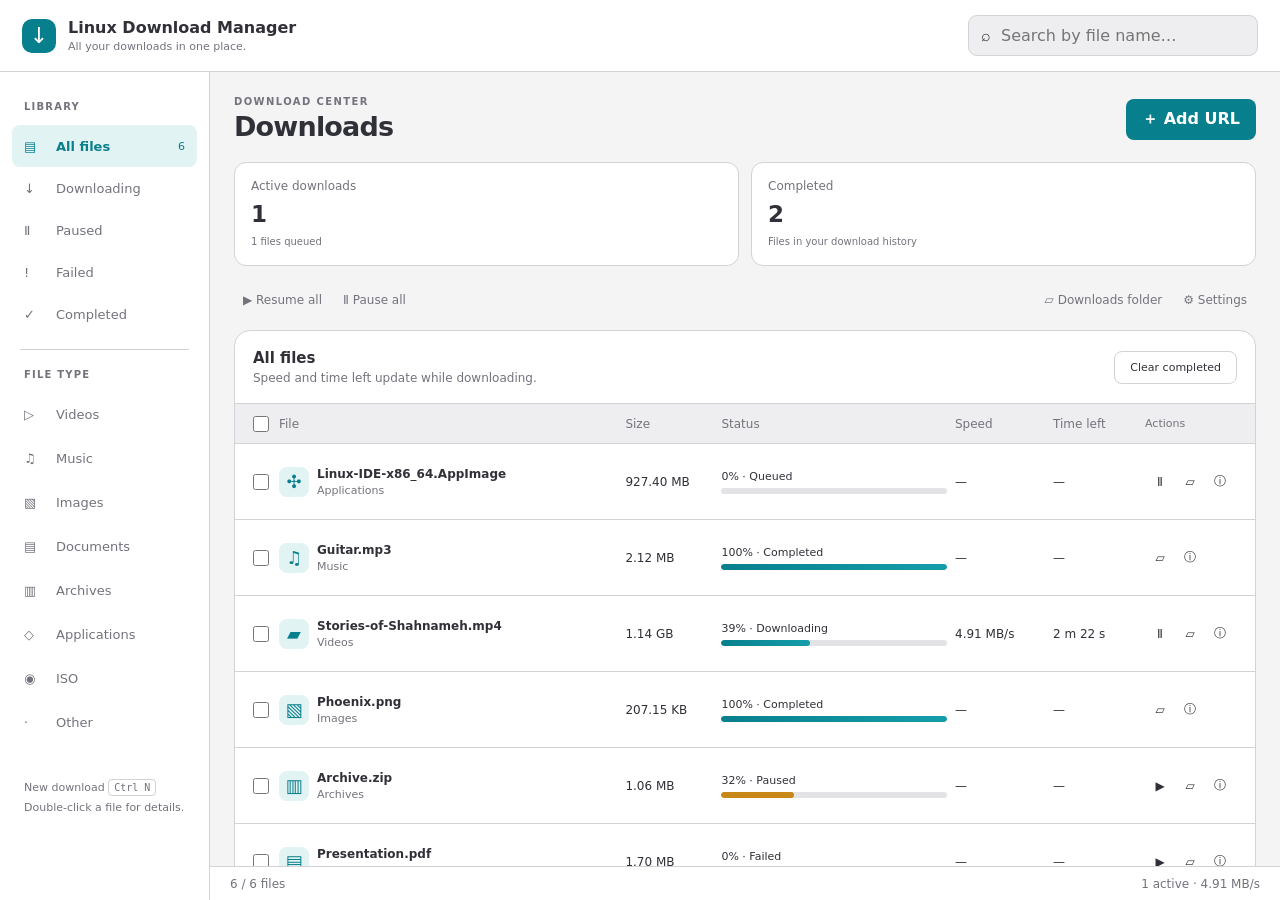
<file: ui/index.html>
<!doctype html>
<html lang="en">
<head>
  <meta charset="UTF-8"><meta name="viewport" content="width=device-width,initial-scale=1">
  <title>Linux Download Manager</title><link rel="stylesheet" href="styles.css">
</head>
<body class="main-page">
<div class="app-shell">
  <header class="titlebar">
    <div class="brand"><span class="brand-mark" aria-hidden="true">↓</span><div><strong>Linux Download Manager</strong><small>All your downloads in one place.</small></div></div>
    <label class="search"><span aria-hidden="true">⌕</span><input id="search-input" type="search" placeholder="Search by file name…" aria-label="Search downloads"></label>
  </header>
  <aside class="sidebar" aria-label="Download categories">
    <p class="sidebar-label">LIBRARY</p>
    <button class="category active" data-filter="all"><span>▤</span><strong>All files</strong><em id="count-all">0</em></button>
    <button class="category" data-filter="active"><span>↓</span>Downloading</button>
    <button class="category" data-filter="paused"><span>Ⅱ</span>Paused</button>
    <button class="category" data-filter="failed"><span>!</span>Failed</button>
    <button class="category" data-filter="finished"><span>✓</span>Completed</button>
    <div class="sidebar-divider"></div><p class="sidebar-label">FILE TYPE</p>
    <div class="category-group" id="category-list">
      <button class="category" data-filter="video"><span>▷</span>Videos</button>
      <button class="category" data-filter="music"><span>♫</span>Music</button>
      <button class="category" data-filter="image"><span>▧</span>Images</button>
      <button class="category" data-filter="document"><span>▤</span>Documents</button>
      <button class="category" data-filter="compressed"><span>▥</span>Archives</button>
      <button class="category" data-filter="apps"><span>◇</span>Applications</button>
      <button class="category" data-filter="iso"><span>◉</span>ISO</button>
      <button class="category" data-filter="other"><span>·</span>Other</button>
    </div>
    <p class="sidebar-hint">New download <kbd>Ctrl N</kbd><br>Double-click a file for details.</p>
  </aside>
  <main class="workspace">
    <div class="page-heading"><div><p class="eyebrow">DOWNLOAD CENTER</p><h1>Downloads</h1></div><button id="add-url" class="button primary">＋ Add URL</button></div>
    <section class="overview" aria-label="Download overview">
      <div class="stat"><span>Active downloads</span><strong id="stat-active">0</strong><small id="stat-waiting">Queue is empty</small></div>
      <div class="stat"><span>Completed</span><strong id="stat-completed">0</strong><small>Files in your download history</small></div>
    </section>
    <nav class="toolbar" aria-label="Download actions">
      <button id="start-queue" class="tool">▶ Resume all</button>
      <button id="stop-all" class="tool">Ⅱ Pause all</button>
      <span class="toolbar-spacer"></span>
      <button id="open-folder" class="tool">▱ Downloads folder</button>
      <button id="toggle-settings" class="tool" aria-expanded="false" aria-controls="settings-panel">⚙ Settings</button>
    </nav>
    <section id="settings-panel" class="settings-panel" hidden aria-labelledby="settings-heading">
      <div><h2 id="settings-heading">Download settings</h2><p>Defaults for new downloads.</p></div>
      <label>Concurrent downloads<input id="settings-max-concurrent" type="number" min="1" max="10" required></label>
      <label>Download speed<select id="settings-speed-mode"><option value="unlimited">Unlimited — maximum available speed</option><option value="limited">Limit download speed</option></select></label>
      <label>Speed limit<input id="settings-bandwidth-limit" type="number" min="0.001" step="any" value="100" required disabled></label>
      <label>Speed unit<select id="settings-speed-unit" disabled><option value="mbps">Mbps (internet connection)</option><option value="mbs">MB/s</option><option value="kibs">KiB/s</option></select></label>
      <p class="settings-note" id="settings-speed-hint">Unlimited mode applies no LDM speed cap. Actual speed depends on your connection and the server.</p>
      <p class="settings-note">The limit applies per file to new downloads; all connections for that file share the limit. 1000 Mbps ≈ 125 MB/s.</p>
      <label class="settings-toggle">Start LDM when I sign in<input id="settings-start-on-login" type="checkbox"></label>
      <label class="settings-toggle">Desktop notifications<input id="settings-desktop-notifications" type="checkbox"></label>
      <label>Connections per file<select id="settings-connections"><option value="0">Automatic (2–4)</option><option value="1">1 connection</option><option value="2">2 connections</option><option value="3">3 connections</option><option value="4">4 connections</option><option value="5">5 connections</option><option value="6">6 connections</option><option value="7">7 connections</option><option value="8">8 connections</option><option value="9">9 connections</option><option value="10">10 connections</option><option value="11">11 connections</option><option value="12">12 connections</option><option value="13">13 connections</option><option value="14">14 connections</option><option value="15">15 connections</option><option value="16">16 connections</option></select></label>
      <label class="settings-toggle">Show video quality menu before downloading<input id="settings-quality-menu" type="checkbox"></label>
      <p class="settings-note">Off: the browser video button downloads the best available quality immediately. On: choose quality or audio before downloading.</p>
      <label>Maximum video resolution<select id="settings-height"><option value="0">Best available</option><option value="360">360p</option><option value="480">480p</option><option value="720">720p</option><option value="1080">1080p</option><option value="1440">1440p</option><option value="2160">2160p</option><option value="4320">4320p</option></select></label>
      <label>Video / audio output<select id="settings-container"><option value="mp4">MP4 video</option><option value="mkv">MKV video</option><option value="mov">MOV video</option><option value="webm">WebM video</option><option value="mp3">MP3 audio</option><option value="m4a">M4A audio</option></select></label>
      <label class="settings-toggle">Open details when a download starts<input id="settings-show-detail" type="checkbox"></label>
      <label class="settings-toggle">Close details on successful completion<input id="settings-auto-close" type="checkbox"></label>
      <div class="capture-settings"><h2>Supported file types</h2>
<label class="settings-toggle"><input id="capture-enabled" type="checkbox"> Automatically download these file types with LDM</label>
<label for="capture-types">File extensions (separate with spaces or commas)</label><textarea id="capture-types" rows="4" maxlength="6500" spellcheck="false"></textarea>
<button id="capture-default" class="button" type="button">Default</button>
<label for="capture-excluded">Do not automatically download from these sites / addresses</label><textarea id="capture-excluded" rows="3" maxlength="12000" spellcheck="false" placeholder="e.g. *.example.com or https://example.com/files/*"></textarea>
<button id="capture-excluded-default" class="button" type="button">Default</button><p>The browser extension uses this list. Browser downloads are cancelled only after LDM accepts them.</p>
<button id="capture-save" class="button primary" type="button">Save file types</button><span id="capture-status" role="status"></span></div>
<p class="settings-note">Video preferences apply to page/stream downloads. Direct files keep their original format.</p>
      <button id="save-settings" class="button primary">Save</button>
    </section>
    <section class="download-surface" aria-label="Download list">
      <div class="table-caption"><div><h2 id="view-description">All files</h2><p id="list-description">Speed and time left update while downloading.</p></div><button id="clear-completed" class="button quiet" title="Removes history entries only; downloaded files are kept.">Clear completed</button></div>
      <div id="notice" class="notice" hidden role="status"></div>
      <div id="selection-bar" class="selection-bar" hidden><strong id="selected-count">0 selected</strong><button id="resume-selected" class="button">▶ Resume</button><button id="pause-selected" class="button">Ⅱ Pause</button><button id="cancel-selected" class="button">Cancel download</button><button id="delete-selected" class="button danger" title="Delete selected files and remove them from the list">Delete files</button><button id="clear-selection" class="button quiet">Clear selection</button></div>
      <div class="download-table" role="table" aria-label="Downloads">
        <div class="download-row table-head" role="row"><div role="columnheader"><input id="select-all" type="checkbox" aria-label="Select all visible files"></div><div role="columnheader"><button class="sort-button" data-sort="fileName" aria-label="Sort by File">File <span class="sort-arrow"></span></button></div><div role="columnheader"><button class="sort-button" data-sort="totalBytes" aria-label="Sort by Size">Size <span class="sort-arrow"></span></button></div><div role="columnheader"><button class="sort-button" data-sort="status" aria-label="Sort by Status">Status <span class="sort-arrow"></span></button></div><div role="columnheader"><button class="sort-button" data-sort="speedBytesPerSecond" aria-label="Sort by Speed">Speed <span class="sort-arrow"></span></button></div><div role="columnheader"><button class="sort-button" data-sort="etaSeconds" aria-label="Sort by Time left">Time left <span class="sort-arrow"></span></button></div><span role="columnheader">Actions</span></div>
        <div id="download-rows" class="table-body" role="rowgroup"></div>
      </div>
      <div id="empty-state" class="empty-state" hidden><span>↓</span><h2>No files in this view</h2><p>Add a URL or change the filter.</p><button class="button primary" data-open-add>Add URL</button></div>
    </section>
  </main>
  <footer class="statusbar"><span id="selection-summary">0 files</span><span id="queue-summary">Ready</span></footer>
</div>
<script type="module" src="main.js"></script>
</body></html>
</file>
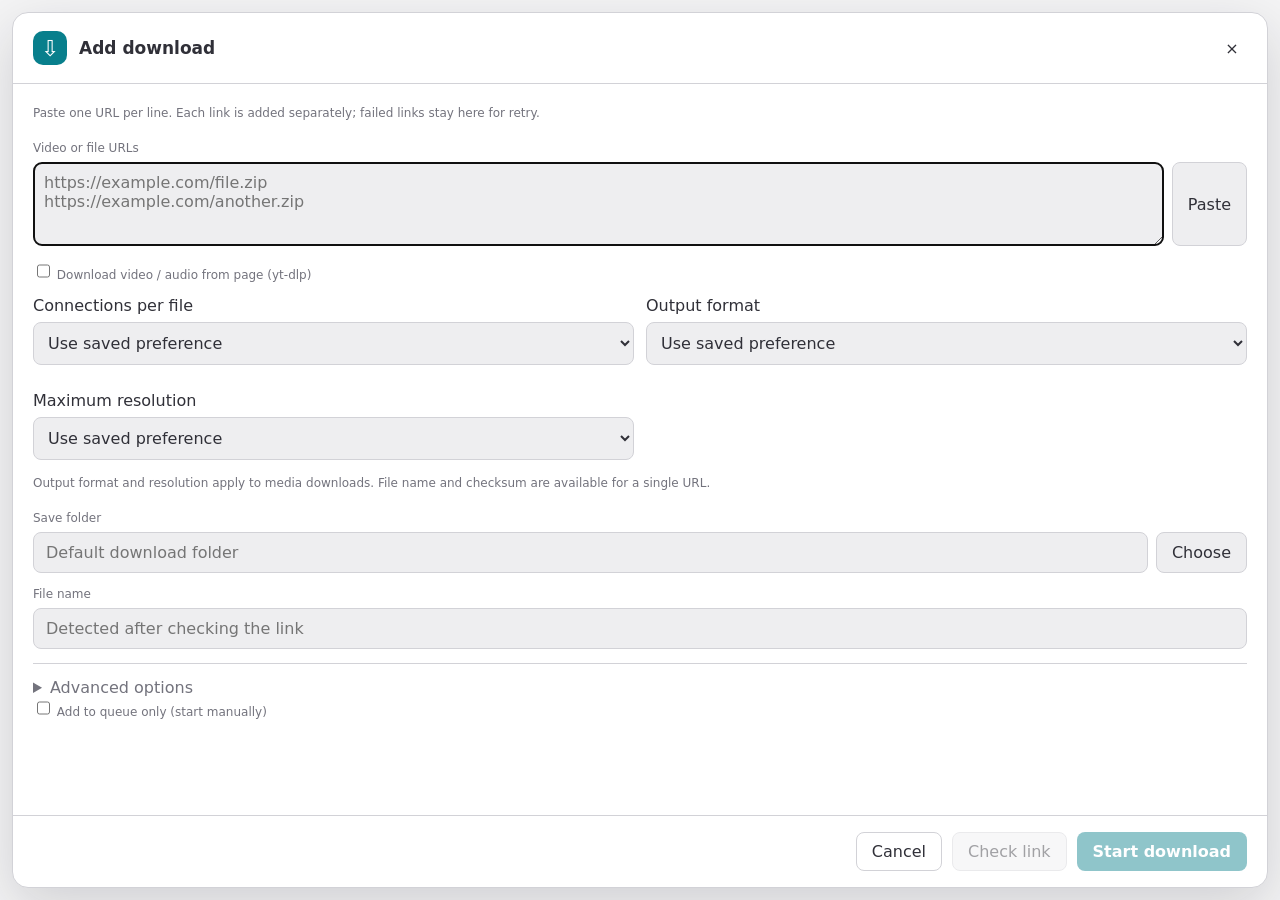
<file: ui/add-download.html>
<!doctype html><html lang="en"><head><meta charset="UTF-8"><meta name="viewport" content="width=device-width,initial-scale=1"><title>Add download</title><link rel="stylesheet" href="styles.css"></head><body class="dialog-page"><main class="dialog-card"><header class="dialog-header"><div class="brand"><span class="brand-mark">⇩</span><h1>Add download</h1></div><button id="close" class="icon-button" aria-label="Close">×</button></header><section class="dialog-body"><p class="dialog-hint">Paste one URL per line. Each link is added separately; failed links stay here for retry.</p><div id="add-notice" class="notice" hidden role="status"></div><div class="field"><label for="url">Video or file URLs</label><div class="input-action"><textarea id="url" rows="3" placeholder="https://example.com/file.zip&#10;https://example.com/another.zip" autofocus></textarea><button id="paste" class="button" title="Paste from clipboard">Paste</button></div></div><div class="field"><label><input id="as-video" type="checkbox"> Download video / audio from page (yt-dlp)</label></div>
<div class="advanced-grid"><label class="field">Connections per file<select id="connections"><option value="">Use saved preference</option><option value="0">Automatic (2–4)</option><option value="1">1 connection</option><option value="2">2 connections</option><option value="3">3 connections</option><option value="4">4 connections</option><option value="5">5 connections</option><option value="6">6 connections</option><option value="7">7 connections</option><option value="8">8 connections</option><option value="9">9 connections</option><option value="10">10 connections</option><option value="11">11 connections</option><option value="12">12 connections</option><option value="13">13 connections</option><option value="14">14 connections</option><option value="15">15 connections</option><option value="16">16 connections</option></select></label><label class="field">Output format<select id="container"><option value="">Use saved preference</option><option value="mp4">MP4 video</option><option value="mkv">MKV video</option><option value="mov">MOV video</option><option value="webm">WebM video</option><option value="mp3">MP3 audio</option><option value="m4a">M4A audio</option></select></label><label class="field">Maximum resolution<select id="height"><option value="">Use saved preference</option><option value="0">Best available</option><option value="360">360p</option><option value="480">480p</option><option value="720">720p</option><option value="1080">1080p</option><option value="1440">1440p</option><option value="2160">2160p</option><option value="4320">4320p</option></select></label></div>
<p class="dialog-hint">Output format and resolution apply to media downloads. File name and checksum are available for a single URL.</p>
<div class="field"><label for="save-dir">Save folder</label><div class="input-action"><input id="save-dir" type="text" placeholder="Default download folder"><button id="choose-dir" class="button">Choose</button></div></div><div class="field"><label for="file-name">File name</label><input id="file-name" type="text" placeholder="Detected after checking the link"></div><dl id="metadata" class="metadata-summary" hidden><dt>Size</dt><dd id="meta-size">—</dd><dt>Type</dt><dd id="meta-type">—</dd><dt>Resume support</dt><dd id="meta-resume">—</dd></dl><div id="batch-results" class="batch-results" hidden role="status"></div><details class="advanced"><summary>Advanced options</summary><div class="advanced-grid"><div class="field"><label for="checksum">SHA-256 checksum</label><input id="checksum" type="text" placeholder="Optional"></div><div class="field"><label for="bandwidth">Speed limit (KB/s)</label><input id="bandwidth" type="number" min="0" placeholder="Unlimited"></div><div class="field"><label for="schedule">Scheduled time</label><input id="schedule" type="datetime-local"></div></div></details><div class="field"><label><input id="enqueue-only" type="checkbox"> Add to queue only (start manually)</label></div></section><footer class="dialog-actions"><button id="cancel" class="button quiet">Cancel</button><button id="inspect" class="button">Check link</button><button id="download" class="button primary" disabled>Start download</button></footer></main><script type="module" src="add-download.js"></script></body></html>
</file>
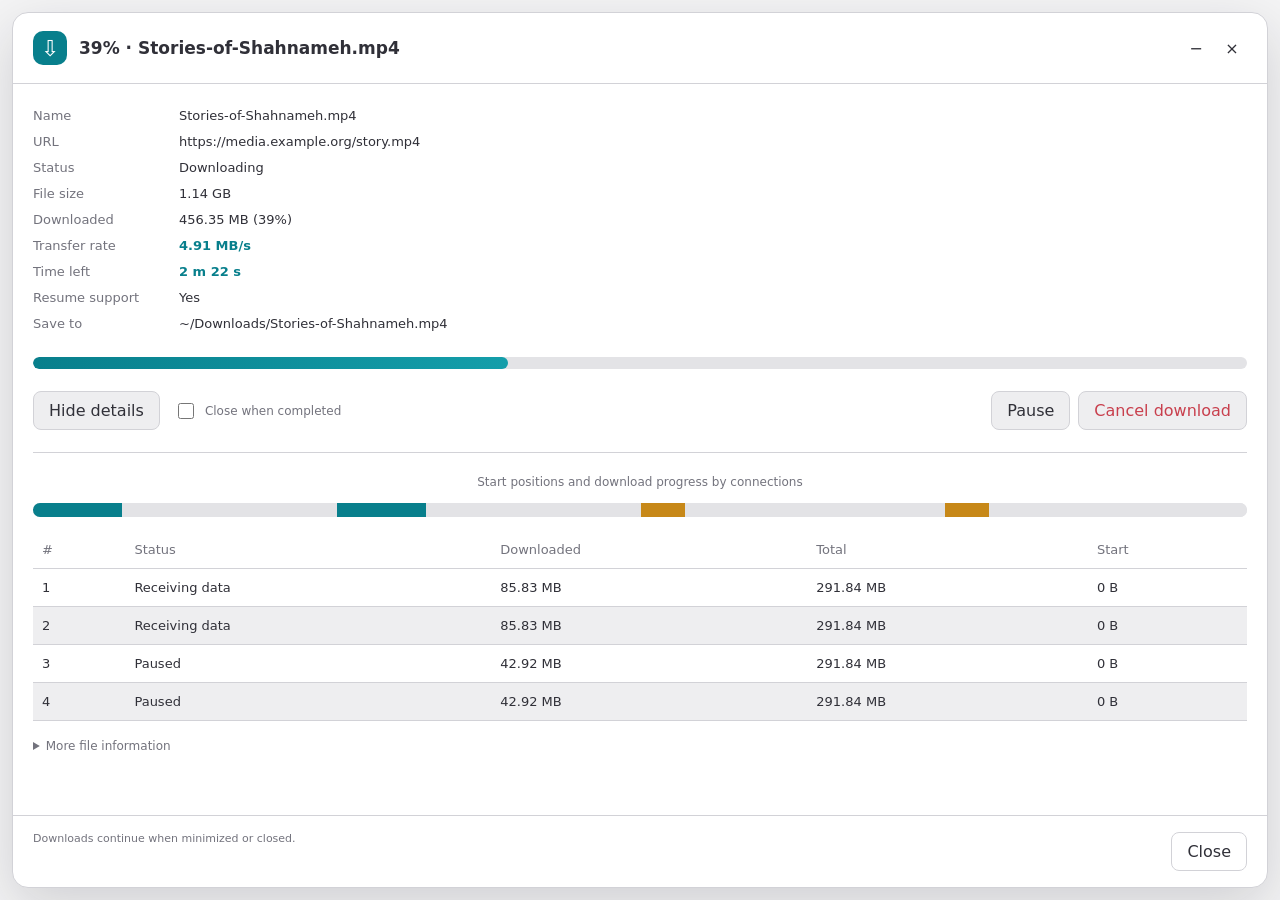
<file: ui/download-detail.html>
<!doctype html>
<html lang="en"><head><meta charset="UTF-8"><meta name="viewport" content="width=device-width,initial-scale=1"><title>Download details</title><link rel="stylesheet" href="styles.css"><link rel="stylesheet" href="download-detail.css"></head>
<body class="dialog-page"><main class="dialog-card">
<header class="dialog-header"><div class="brand"><span class="brand-mark">⇩</span><h1 id="detail-title">Download details</h1></div><div class="window-actions"><button id="minimize" class="icon-button" aria-label="Minimize" title="Minimize — download continues">−</button><button id="close" class="icon-button" aria-label="Close" title="Close window — download continues">×</button></div></header>
<section class="dialog-body"><div id="detail-notice" class="notice" hidden role="status"></div>
<dl class="detail-summary"><dt>Name</dt><dd id="d-name">—</dd><dt>URL</dt><dd id="d-url">—</dd><dt>Status</dt><dd id="d-status">—</dd><dt>File size</dt><dd id="d-size">—</dd><dt>Downloaded</dt><dd><span id="d-downloaded">—</span> (<span id="progress-label">0%</span>)</dd><dt>Transfer rate</dt><dd id="d-speed">—</dd><dt>Time left</dt><dd id="d-eta">—</dd><dt>Resume support</dt><dd id="d-resume">—</dd><dt>Save to</dt><dd id="d-path">—</dd></dl>
<div class="progress hero-progress" role="progressbar" aria-label="Download progress" aria-valuemin="0" aria-valuemax="100"><i id="detail-progress"></i></div>
<div class="detail-controls"><button id="toggle-details" class="button" aria-expanded="true" aria-controls="connection-details">Hide details</button><label class="detail-auto-close"><input id="auto-close-detail" type="checkbox"> Close when completed</label><div class="transfer-actions"><button id="pause-resume" class="button">Pause</button><button id="cancel-download" class="button danger">Cancel download</button></div></div>
<section id="connection-details"><p id="connection-caption" class="connection-caption">Start positions and download progress by connections</p><div id="media-transfer" class="dialog-hint" hidden><strong id="media-mode"></strong><p id="media-fragments"></p><p id="media-parallel"></p></div><div id="segment-strip" class="segment-strip" aria-label="Segment status"></div><div id="connection-table" class="download-table"><table class="segment-table"><thead><tr><th>#</th><th>Status</th><th>Downloaded</th><th>Total</th><th id="segment-position-heading">Start</th></tr></thead><tbody id="segment-rows"></tbody></table></div>
<details class="extra-information"><summary>More file information</summary><dl class="detail-summary"><dt>Scheduled time</dt><dd id="d-schedule">Not scheduled</dd><dt>Speed limit</dt><dd id="d-bandwidth">Unlimited</dd><dt>Expected SHA-256</dt><dd id="d-checksum">Not configured</dd><dt>Actual SHA-256</dt><dd id="d-actual-checksum">Not available</dd><dt>Verification status</dt><dd id="d-checksum-status">Not verified</dd></dl></details></section>
</section><footer class="dialog-actions"><span class="background-hint">Downloads continue when minimized or closed.</span><button id="close-bottom" class="button quiet">Close</button></footer>
</main><script type="module" src="download-detail.js"></script></body></html>
</file>
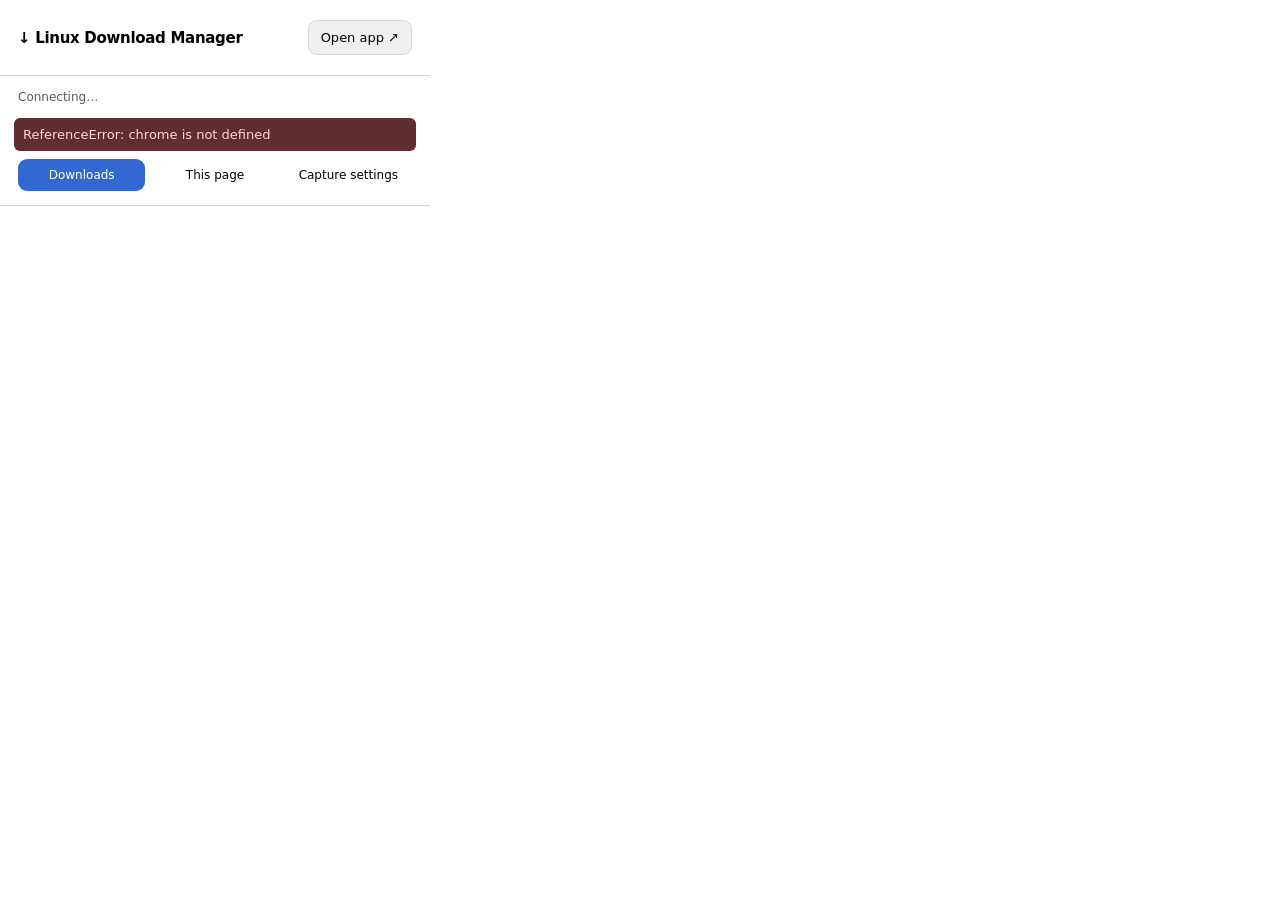
<file: browser/chromium/popup.html>
<!doctype html><html lang="en"><head><meta charset="utf-8"><title>Linux Download Manager</title><link rel="stylesheet" href="popup.css"></head><body>
<header><strong>↓ Linux Download Manager</strong><button id="open" title="Open application">Open app ↗</button></header>
<p id="connection" role="status">Connecting…</p><div id="error" role="alert" hidden></div>
<nav><button data-tab="downloads" class="active">Downloads</button><button data-tab="media">This page</button><button data-tab="settings">Capture settings</button></nav>
<section id="downloads"><div id="download-list"></div><p id="no-downloads" hidden>No active downloads.</p></section>
<section id="media" hidden><h2>Default video / audio preferences</h2>
<label for="media-container">File format</label><select id="media-container"><option value="mp4">MP4 video</option><option value="mkv">MKV video</option><option value="mov">MOV video</option><option value="webm">WebM video</option><option value="mp3">MP3 — audio only</option><option value="m4a">M4A — audio only</option></select>
<label for="media-height">Default resolution</label><select id="media-height"><option value="0">Best quality</option><option value="360">360p</option><option value="480">480p</option><option value="720">720p</option><option value="1080">1080p</option><option value="1440">1440p</option><option value="2160">4K (2160p)</option><option value="4320">8K (4320p)</option></select>
<p>Preferences are shared with LDM. MP3/M4A extracts audio; resolution does not apply.</p><button id="save-media" class="primary">Save preferences</button><p id="media-saved" role="status"></p><button id="page-video" class="primary">Download page video / audio</button><div id="media-list"></div><p id="no-media" hidden>Play a video on the page to discover its streams.</p></section>
<section id="settings" hidden>
<label class="toggle"><input id="capture-enabled" type="checkbox"> Automatically download supported files with LDM</label>
<p>The browser download is cancelled after LDM accepts it. If LDM is unavailable, the browser continues downloading.</p>
<h2>Supported file types</h2>
<label for="extensions">File extensions</label>
<textarea id="extensions" rows="7" maxlength="6500" spellcheck="false" aria-describedby="extensions-help"></textarea>
<p id="extensions-help">Separate extensions with commas or spaces. Remove types you do not want to capture. An empty list disables automatic capture.</p>
<label for="custom">Add a file type</label><div class="extension-add"><input id="custom" placeholder="e.g. cbz, cbr" maxlength="1000"><button id="add-extension" type="button">Add</button></div>
<p id="extension-count" role="status"></p>
<div class="settings-actions"><button id="reset-types" type="button">Restore defaults</button><button id="save" class="primary">Save</button></div><p id="saved" role="status"></p></section>

<script src="popup.js"></script></body></html>
</file>
<file: ui/styles.css>
:root{color-scheme:light dark;--bg:#f4f4f5;--surface:#fff;--surface-2:#eeeef0;--surface-3:#e3e3e6;--text:#303038;--muted:#73737d;--border:#d2d2d7;--accent:#5968e8;--accent-2:#b04df5;--accent-soft:#e8e8ff;--danger:#c83f4d;--warning:#c78818;--success:#2b9a61;--shadow:0 18px 55px rgba(25,25,35,.16);--radius-sm:8px;--radius:13px;--radius-lg:18px;--row:64px;--focus:0 0 0 3px color-mix(in srgb,var(--accent) 28%,transparent)}
@media(prefers-color-scheme:dark){:root{--bg:#121318;--surface:#1a1b21;--surface-2:#22242c;--surface-3:#2c2e37;--text:#ededf1;--muted:#a6a6b0;--border:#343640;--accent:#7d8cff;--accent-2:#c06afa;--accent-soft:#292b4a;--danger:#ff7684;--warning:#f1bd55;--success:#65d49a;--shadow:0 20px 70px rgba(0,0,0,.4)}}
*{box-sizing:border-box}html,body{margin:0;min-width:100%;min-height:100%;font-family:Inter,"Noto Sans",system-ui,sans-serif;background:var(--bg);color:var(--text)}button,input{font:inherit;color:inherit}button{cursor:pointer}.app-shell{height:100vh;display:grid;grid-template:72px 1fr 34px/250px 1fr;grid-template-areas:"title title" "side main" "side status";overflow:hidden}.titlebar{grid-area:title;display:flex;align-items:center;justify-content:space-between;padding:0 24px;border-bottom:1px solid var(--border);background:var(--surface)}.brand{display:flex;align-items:center;gap:12px;font-size:16px}.brand-mark{display:grid;place-items:center;width:34px;height:34px;border-radius:50%;font-size:22px;color:#fff;background:linear-gradient(145deg,var(--accent),var(--accent-2))}.search{width:min(320px,30vw);display:flex;gap:10px;align-items:center;padding:10px 14px;border:1px solid var(--border);border-radius:999px;background:var(--surface-2)}.search input{width:100%;border:0;outline:0;background:transparent}.sidebar{grid-area:side;padding:16px 12px;background:var(--surface);border-right:1px solid var(--border);overflow:auto}.category-group{display:grid;gap:2px;margin-top:6px}.category{width:100%;border:0;background:transparent;min-height:42px;padding:0 12px;border-radius:var(--radius-sm);display:grid;grid-template-columns:24px 1fr auto;align-items:center;gap:8px;text-align:left;color:var(--muted)}.category:hover{background:var(--surface-2);color:var(--text)}.category.active{background:var(--accent-soft);color:var(--accent)}.category em{font-size:11px;font-style:normal}.sidebar-divider{height:1px;background:var(--border);margin:14px 8px}.workspace{grid-area:main;overflow:auto;padding:16px}.toolbar{display:flex;align-items:center;gap:4px;padding:8px;border:1px solid var(--border);border-radius:var(--radius);background:var(--surface);position:sticky;top:0;z-index:3}.tool{display:flex;align-items:center;gap:7px;border:0;background:transparent;padding:9px 12px;border-radius:9px;color:var(--muted)}.tool:hover:not(:disabled){background:var(--surface-2);color:var(--text)}.tool.primary{background:var(--accent-soft);color:var(--accent)}.tool:disabled{opacity:.4;cursor:not-allowed}.tool-separator{width:1px;height:30px;background:var(--border);margin:0 4px}.settings-panel{display:grid;grid-template-columns:1fr repeat(3,minmax(170px,220px)) auto;gap:16px;align-items:end;margin-top:12px;padding:18px;border:1px solid var(--border);border-radius:var(--radius);background:var(--surface)}.settings-panel h2,.table-caption h1{margin:0;font-size:17px}.settings-panel p,.table-caption p{margin:4px 0 0;color:var(--muted);font-size:12px}.settings-panel label{display:grid;gap:6px;font-size:12px;color:var(--muted)}.settings-toggle{align-content:end}.setting-hint{color:var(--muted);opacity:.75;font-size:11px}.settings-toggle input[type=checkbox]{justify-self:start;width:18px;height:18px;padding:0;accent-color:var(--accent);cursor:pointer}input{border:1px solid var(--border);background:var(--surface-2);border-radius:var(--radius-sm);padding:10px 12px;outline:0}input:focus,button:focus-visible{border-color:var(--accent);box-shadow:var(--focus);outline:0}.button{border:1px solid var(--border);background:var(--surface-2);padding:9px 15px;border-radius:var(--radius-sm)}.button:hover{filter:brightness(.98)}.button.primary{border-color:transparent;background:linear-gradient(110deg,var(--accent),var(--accent-2));color:white}.button.quiet{background:transparent}.button.danger{color:var(--danger)}.download-surface{margin-top:12px;border:1px solid var(--border);border-radius:var(--radius-lg);background:var(--surface);min-height:calc(100vh - 190px);overflow:hidden}.table-caption{display:flex;justify-content:space-between;align-items:center;padding:18px 20px}.download-table{overflow:auto}.download-row{display:grid;grid-template-columns:36px minmax(280px,2fr) 130px minmax(180px,1.2fr) 120px 120px 132px;min-width:1000px;align-items:center;gap:10px;padding:0 14px;border-top:1px solid var(--border);min-height:var(--row)}.table-head{min-height:42px;background:var(--surface-2);color:var(--muted);font-size:12px;position:sticky;top:0;z-index:2}.download-row.item:hover,.download-row.item.selected{background:var(--surface-2)}.file-cell{display:grid;grid-template-columns:34px 1fr;gap:10px;align-items:center;min-width:0}.file-icon{display:grid;place-items:center;width:34px;height:34px;border-radius:10px;background:var(--accent-soft);color:var(--accent);font-size:18px}.file-name{overflow:hidden;text-overflow:ellipsis;white-space:nowrap}.file-kind{font-size:11px;color:var(--muted);margin-top:3px;text-transform:capitalize}.status-cell{display:grid;gap:5px}.status-line{display:flex;justify-content:space-between;gap:6px;font-size:12px}.progress{height:6px;border-radius:99px;background:var(--surface-3);overflow:hidden}.progress>i{display:block;height:100%;border-radius:inherit;background:linear-gradient(90deg,var(--accent),var(--accent-2))}.progress.paused>i{background:var(--warning)}.progress.failed>i{background:var(--danger)}.row-actions{display:flex;gap:4px}.icon-button{border:1px solid transparent;background:transparent;width:34px;height:34px;border-radius:9px}.icon-button:hover{background:var(--surface-3)}.notice{margin:0 18px 12px;padding:10px 12px;border-radius:9px;background:var(--accent-soft);color:var(--accent)}.notice[data-type=error]{background:color-mix(in srgb,var(--danger) 12%,transparent);color:var(--danger)}.empty-state{text-align:center;padding:70px 20px;color:var(--muted)}.empty-state>span{font-size:48px;color:var(--accent)}.empty-state h2{color:var(--text);margin-bottom:4px}.statusbar{grid-area:status;background:var(--surface);border-top:1px solid var(--border);display:flex;justify-content:flex-end;gap:30px;align-items:center;padding:0 20px;font-size:12px;color:var(--muted)}
/* Row context menu — native-looking, uses the existing token set */
.context-menu{position:fixed;z-index:50;min-width:196px;padding:5px;border:1px solid var(--border);border-radius:var(--radius-sm);background:var(--surface);box-shadow:var(--shadow);display:flex;flex-direction:column;gap:1px}
.context-menu[hidden]{display:none}
.context-menu button{border:0;background:transparent;text-align:left;padding:8px 12px;border-radius:6px;color:var(--text);font-size:13px}
.context-menu button:hover{background:var(--accent-soft);color:var(--accent)}
.context-menu button:focus-visible{background:var(--accent-soft);color:var(--accent);box-shadow:var(--focus);outline:0}
.context-menu-separator{height:1px;margin:4px 8px;background:var(--border)}

/* Secondary windows */.dialog-page{min-height:100vh;padding:18px;background:var(--bg)}.dialog-card{min-height:calc(100vh - 36px);display:flex;flex-direction:column;border:1px solid var(--border);border-radius:var(--radius-lg);background:var(--surface);box-shadow:var(--shadow);overflow:hidden}.dialog-header{display:flex;justify-content:space-between;align-items:center;padding:18px 20px;border-bottom:1px solid var(--border)}.dialog-header h1{margin:0;font-size:17px}.dialog-body{padding:20px;overflow:auto;flex:1}.field{display:grid;gap:7px;margin-bottom:14px}.field label,.field-label{font-size:12px;color:var(--muted)}.field input{width:100%}.input-action{display:grid;grid-template-columns:1fr auto;gap:8px}.metadata-summary{display:grid;grid-template-columns:120px 1fr;gap:8px 12px;padding:14px;border:1px solid var(--border);border-radius:var(--radius);background:var(--surface-2);font-size:13px}.metadata-summary dt{color:var(--muted)}.metadata-summary dd{margin:0;overflow-wrap:anywhere}.dialog-actions{display:flex;justify-content:flex-end;gap:10px;padding:16px 20px;border-top:1px solid var(--border)}.advanced{border-top:1px solid var(--border);padding-top:14px;margin-top:14px}.advanced summary{color:var(--muted);cursor:pointer}.advanced-grid{display:grid;grid-template-columns:1fr 1fr;gap:12px;margin-top:14px}.tabs{display:flex;gap:2px;background:var(--surface-2);padding:4px;border-radius:10px;width:max-content}.tab{border:0;background:transparent;padding:9px 16px;border-radius:8px;color:var(--muted)}.tab.active{background:var(--surface);color:var(--text);box-shadow:0 1px 3px rgba(0,0,0,.1)}.detail-summary{display:grid;grid-template-columns:150px 1fr;gap:9px 14px;margin:20px 0}.detail-summary dt{color:var(--muted)}.detail-summary dd{margin:0}.hero-progress{height:14px}.segment-strip{display:flex;gap:3px;margin:18px 0 12px}.segment-strip span{height:12px;flex:1;border-radius:3px;background:var(--surface-3)}.segment-strip .receiving{background:var(--accent)}.segment-strip .completed{background:var(--success)}.segment-strip .paused{background:var(--warning)}.segment-table{width:100%;border-collapse:collapse;font-size:13px}.segment-table th,.segment-table td{text-align:left;padding:10px;border-bottom:1px solid var(--border)}.segment-table th{color:var(--muted);font-weight:500}.detail-controls{display:flex;justify-content:space-between;align-items:center;margin-top:16px}.settings-view{display:grid;gap:14px;margin-top:20px}.setting-readonly{padding:12px;border:1px solid var(--border);border-radius:10px;background:var(--surface-2);overflow-wrap:anywhere}
@media(max-width:900px){.app-shell{grid-template-columns:76px 1fr}.category{grid-template-columns:1fr;justify-items:center;padding:8px;font-size:0}.category span{font-size:18px}.category em{display:none}.settings-panel{grid-template-columns:1fr 1fr}.settings-panel>div{grid-column:1/-1}.download-row{grid-template-columns:30px minmax(220px,2fr) 110px minmax(170px,1fr) 100px 110px}.download-row>:nth-child(6){display:none}.search{width:240px}}
@media(max-height:620px){.dialog-body{padding:14px}.detail-summary{margin:12px 0}.dialog-header,.dialog-actions{padding:12px 16px}}
@media(prefers-reduced-motion:reduce){*{scroll-behavior:auto!important;transition:none!important}}

/* Compact controls and responsive status views. Never animate download progress. */
[hidden]{display:none!important}
:root{--accent:#087f8c;--accent-2:#149eaa;--accent-soft:#e2f3f3;--radius:12px;--radius-lg:16px}
@media(prefers-color-scheme:dark){:root{--bg:#11171d;--surface:#182129;--surface-2:#1e2a34;--surface-3:#2b3a47;--border:#30404d;--text:#ecf2f6;--muted:#9cabb9;--accent:#64d6cd;--accent-2:#3eb8b6;--accent-soft:#203c40}}
button:disabled{cursor:default;opacity:.45}button,input,select{font:inherit}input[type=checkbox]{width:16px;height:16px;accent-color:var(--accent)}
.app-shell{grid-template-columns:210px minmax(0,1fr)}.titlebar{padding:0 22px}.brand small{display:block;color:var(--muted);font-size:11px;font-weight:400;margin-top:3px}.brand-mark{border-radius:10px;background:var(--accent);color:var(--surface)}
.search{width:290px;padding:0 12px;border-radius:9px}.search input{padding:10px 0;box-shadow:none}.sidebar-label{font-size:10px;font-weight:700;letter-spacing:.12em;color:var(--muted);padding:5px 12px;margin:8px 0}.sidebar-hint{font-size:11px;line-height:1.8;color:var(--muted);padding:24px 12px}kbd{border:1px solid var(--border);border-radius:4px;padding:2px 5px;font-size:10px}
.workspace{padding:24px;min-width:0}.page-heading{display:flex;align-items:center;justify-content:space-between;margin-bottom:20px;gap:12px}.page-heading h1{margin:4px 0 0;font-size:27px;letter-spacing:-.03em}.eyebrow{font-size:10px;font-weight:700;letter-spacing:.14em;color:var(--muted);margin:0}.button.primary{background:var(--accent);color:var(--surface);font-weight:650}.overview{display:grid;grid-template-columns:repeat(2,minmax(0,1fr));gap:12px;margin-bottom:18px}.stat{border:1px solid var(--border);background:var(--surface);border-radius:12px;padding:16px;display:grid;gap:8px;min-width:0}.stat>span{font-size:12px;color:var(--muted)}.stat strong{font-size:23px;font-weight:650;letter-spacing:-.03em;font-variant-numeric:tabular-nums}.stat small{font-size:10px;color:var(--muted);line-height:1.4}.toolbar{position:static;border:0;background:transparent;padding:0;gap:3px;flex-wrap:wrap}.toolbar-spacer{flex:1}.tool{font-size:12px;padding:9px}.download-surface{min-height:300px;margin-top:14px}.table-caption{gap:10px;padding:18px}.table-caption h2{margin:0;font-size:15px}.table-caption>.button{font-size:11px}.download-row{min-width:0;grid-template-columns:22px minmax(150px,1.65fr) 88px minmax(126px,1.1fr) 90px 84px 96px;gap:8px;padding:0 14px;min-height:76px;font-size:12px}.table-head{min-height:40px;font-size:11px}.file-cell{grid-template-columns:30px minmax(0,1fr);gap:8px}.file-icon{height:30px;width:30px;border-radius:8px}.file-name{font-weight:550}.file-kind{max-width:100%;overflow:hidden;text-overflow:ellipsis;white-space:nowrap}.error-text{color:var(--danger)}.status-line{font-size:11px}.row-actions{gap:0}.icon-button{width:30px;height:32px}.selection-bar{display:flex;align-items:center;gap:8px;padding:10px 18px;background:var(--accent-soft);font-size:12px}.selection-bar .button{padding:6px 10px;font-size:11px}.selection-bar strong{margin-right:auto}.settings-panel{grid-template-columns:repeat(3,minmax(0,1fr));font-size:12px}.settings-panel>div{grid-column:1/-1}.settings-panel>button{justify-self:start}.statusbar{justify-content:space-between;gap:12px}.notice{white-space:pre-line;overflow-wrap:anywhere}.context-menu button:disabled{pointer-events:none}
.dialog-page{padding:12px}.dialog-card{height:calc(100vh - 24px);min-height:0}.dialog-body{min-height:0}.dialog-header,.dialog-actions{flex-shrink:0}.dialog-header h1{max-width:460px;overflow:hidden;text-overflow:ellipsis;white-space:nowrap}.field input[type=checkbox]{width:auto}.dialog-body>.notice{margin:0 0 14px}.dialog-hint{color:var(--muted);font-size:12px;line-height:1.6;margin:0 0 18px}.detail-summary{font-size:13px}.detail-summary #d-speed,.detail-summary #d-eta{color:var(--accent);font-weight:700}.tabs{max-width:100%}
@media(max-width:1180px){.app-shell{grid-template-columns:176px minmax(0,1fr)}.workspace{padding:18px}.download-row{grid-template-columns:20px minmax(140px,1.4fr) 75px minmax(100px,1fr) 78px 70px 92px;font-size:11px;gap:6px;padding:0 10px}.stat{padding:12px}.stat strong{font-size:21px}.stat small{display:none}}
@media(max-width:1030px){.app-shell{grid-template-columns:70px minmax(0,1fr)}.category{grid-template-columns:1fr;justify-items:center;padding:8px;font-size:0}.category span{font-size:18px}.category em,.sidebar-label,.sidebar-hint{display:none}.sidebar{padding:12px 7px}.download-row>:nth-child(6){display:block}}
@media(max-width:780px){.workspace{padding:12px}.overview{grid-template-columns:repeat(2,minmax(0,1fr));gap:8px}.stat{gap:4px}.stat strong{font-size:20px}.brand strong{font-size:13px}.brand small{display:none}.titlebar{padding:0 14px;gap:14px}.search{width:42%;min-width:120px}.page-heading h1{font-size:22px}.table-head{display:none}.download-row.item{grid-template-columns:20px minmax(0,1fr) minmax(0,1fr) 92px;padding:14px 12px;gap:10px;min-height:125px}.download-row.item>[role="cell"]:first-child{grid-column:1;grid-row:1}.file-cell{grid-column:2/4;grid-row:1}.row-actions{grid-column:4;grid-row:1}.status-cell{grid-column:2/5;grid-row:2}.download-row.item>[data-cell="size"]{grid-column:2;grid-row:3}.download-row.item>[data-cell="speed"]{grid-column:3;grid-row:3}.download-row.item>[data-cell="eta"]{grid-column:4;grid-row:3}.download-row.item>[data-label]::before{content:attr(data-label);display:block;font-size:9px;color:var(--muted);margin-bottom:3px}.toolbar-spacer{display:none}.table-caption{align-items:flex-start}.table-caption p{display:none}.selection-bar{flex-wrap:wrap}.settings-panel{grid-template-columns:1fr 1fr}.page-heading>.button{font-size:12px}}
@media(min-width:1031px){.category{font-size:13px}}
.file-kind.error-text{text-transform:none}

/* Destructive confirmation: calm hierarchy with a distinct final action. */
.delete-confirm{box-sizing:border-box;width:440px;max-width:calc(100vw - 32px);max-height:calc(100dvh - 32px);overflow:auto;padding:0;border:1px solid var(--border);border-radius:20px;background:var(--surface);color:var(--text);box-shadow:0 24px 80px #10182830,0 4px 16px #10182812;font-family:inherit}
.delete-confirm::backdrop{background:rgba(16,24,40,.38);backdrop-filter:blur(4px)}
.delete-dialog-content{padding:28px 28px 22px}
.delete-dialog-icon{display:grid;place-items:center;width:48px;height:48px;border-radius:14px;background:color-mix(in srgb,var(--danger) 10%,var(--surface));color:var(--danger);margin-bottom:20px}
.delete-dialog-icon svg{width:25px;height:25px}
.delete-confirm h2{font-size:21px;letter-spacing:-.5px;line-height:1.3;font-weight:650;margin:0 0 10px}
.delete-confirm #delete-dialog-description{font-size:13px;line-height:1.65;color:var(--muted);margin:0}
.delete-file-card{display:flex;align-items:center;gap:13px;padding:15px;margin:20px 0 14px;border:1px solid var(--border);border-radius:12px;background:var(--surface-2)}
.delete-file-card>svg{flex:0 0 23px;width:23px;height:27px;color:var(--muted)}
.delete-file-card>div{min-width:0}
.delete-file-label{display:block;font-size:9px;font-weight:700;letter-spacing:1px;color:var(--muted);margin-bottom:5px}
.delete-confirm .delete-file-name{margin:0;font-size:12px;line-height:1.6;font-weight:550;overflow-wrap:anywhere;max-height:116px;overflow:auto}
.delete-confirm .delete-dialog-warning{margin:0;font-size:11px;line-height:1.5;color:var(--muted)}
.delete-dialog-actions{display:flex;justify-content:flex-end;gap:10px;margin:0;padding:18px 28px;border-top:1px solid var(--border);background:var(--surface-2)}
.delete-dialog-actions button{appearance:none;min-height:40px;padding:10px 18px;border:1px solid transparent;border-radius:9px;font:inherit;font-size:12px;font-weight:600;cursor:pointer;transition:background .15s,box-shadow .15s}
.delete-dialog-cancel{background:var(--surface);border-color:var(--border)!important;color:var(--text)}
.delete-file-name{white-space:pre-line}
.delete-dialog-cancel:hover{background:var(--surface-3)}
.delete-dialog-submit{background:#d92d20;color:#fff;box-shadow:0 1px 2px #10182812}
.delete-dialog-submit:hover{background:#b42318}
.delete-dialog-actions button:focus-visible{outline:2px solid var(--accent);outline-offset:3px;box-shadow:none}
@media(max-width:420px){.delete-dialog-content{padding:22px}.delete-dialog-actions{padding:16px 22px}.delete-dialog-actions button{flex:1}}

/* Extended preferences and connection detail */
select,textarea{font:inherit;color:var(--text);background:var(--surface-2);border:1px solid var(--border);border-radius:8px;padding:10px;max-width:100%}textarea{resize:vertical;width:100%;min-height:84px}.input-action textarea{flex:1;min-width:0}.settings-panel{grid-template-columns:repeat(3,minmax(170px,1fr));align-items:start}.settings-panel>div:first-child,.settings-note{grid-column:1/-1}.settings-note{font-size:12px;color:var(--muted);margin:0}.settings-panel label{min-width:0}.sort-button{border:0;background:transparent;text-align:left;color:inherit;padding:6px 0;font-size:12px}.sort-button:hover{color:var(--accent)}.detail-auto-close{display:flex;align-items:center;gap:8px;margin:14px 0;font-size:13px;color:var(--muted)}.segment-strip{display:flex;gap:2px;height:14px;border-radius:8px;overflow:hidden;background:var(--surface-3)}.segment-strip>span{display:block;position:relative;background:var(--surface-3);min-width:0;height:100%}.segment-strip>span>i{display:block;height:100%;background:var(--accent);border-radius:0}.segment-strip>span>i.paused{background:var(--warning)}.segment-strip>span>i.failed{background:var(--danger)}.batch-results{white-space:pre-wrap;overflow-wrap:anywhere;max-height:180px;overflow:auto;font-size:12px;border:1px solid var(--border);padding:12px;border-radius:8px;margin:12px 0}.advanced-grid select{width:100%}.segment-table td{font-variant-numeric:tabular-nums}@media(max-width:850px){.settings-panel{grid-template-columns:1fr 1fr}}@media(max-width:580px){.settings-panel{grid-template-columns:1fr}}

/* Derived colors follow the native GTK palette rather than fixed theme shades. */
:root.system-theme{--surface-3:color-mix(in srgb,var(--bg) 86%,var(--text));--muted:color-mix(in srgb,var(--text) 65%,var(--bg));--border:color-mix(in srgb,var(--text) 22%,var(--bg));--accent-2:var(--accent);--accent-soft:color-mix(in srgb,var(--accent) 16%,var(--surface));--shadow:0 18px 55px rgba(0,0,0,.18)}
.system-theme .brand-mark,.system-theme .button.primary{color:var(--accent-text,#fff)}

.capture-settings{grid-column:1/-1;display:grid;gap:10px;border-top:1px solid var(--border);padding-top:18px}.capture-settings h2{font-size:16px;margin:0}.capture-settings textarea{width:100%;background:var(--surface);color:var(--text);border:1px solid var(--border);padding:12px;border-radius:8px;font:13px/1.6 system-ui;resize:vertical}.capture-settings button{justify-self:end}.capture-settings p,.capture-settings span{font-size:12px;color:var(--muted)}
</file>
<file: ui/download-detail.css>
/* Use the application's shared light/dark theme tokens. */
.dialog-header .brand{min-width:0;flex:1}
.dialog-header h1{max-width:none;min-width:0}
.brand-mark{flex-shrink:0}
.window-actions{display:flex;gap:6px;margin-left:12px;flex-shrink:0}
.detail-summary{grid-template-columns:130px minmax(0,1fr);gap:11px 16px;margin:4px 0 26px}
.detail-summary dd{overflow-wrap:anywhere;min-width:0}
#d-url,#d-path{white-space:nowrap;overflow:hidden;text-overflow:ellipsis}
.hero-progress{height:12px}
.detail-controls{flex-wrap:wrap;gap:14px;margin:22px 0}
.detail-auto-close{margin:0;flex:1;font-size:12px}
.transfer-actions{display:flex;gap:8px}
#connection-details{border-top:1px solid var(--border);padding-top:22px}
.connection-caption{text-align:center;font-size:12px;color:var(--muted);margin:0 0 14px}
.segment-strip{margin:0 0 14px}
.segment-strip[hidden]{display:none}
.segment-table tbody tr:nth-child(even){background:var(--surface-2)}
.segment-table th,.segment-table td{padding:11px 9px}
.extra-information{margin-top:18px;font-size:12px;color:var(--muted)}
.extra-information summary{cursor:pointer}
.extra-information .detail-summary{margin-top:16px}
.background-hint{font-size:11px;color:var(--muted);margin-right:auto}
@media(max-width:580px){.detail-summary{grid-template-columns:110px minmax(0,1fr)}.detail-controls .transfer-actions{margin-left:auto}.detail-auto-close{flex:none}.segment-table{font-size:11px}.segment-table th,.segment-table td{padding:9px 5px}}
</file>
<file: browser/chromium/popup.css>
*{box-sizing:border-box}body{margin:0;width:410px;max-height:580px;overflow:auto;font:13px system-ui,sans-serif;color:#e4ecef;background:#172126}header{display:flex;align-items:center;justify-content:space-between;padding:16px 14px;border-bottom:1px solid #34454d}header strong{font-size:14px}button,input{font:inherit}button{cursor:pointer;color:inherit;border:1px solid #42545e;border-radius:7px;background:#28373f;padding:7px 10px}button:hover{background:#354b56}button:disabled{opacity:.5;cursor:default}#connection{padding:0 14px;color:#93acba;font-size:12px}nav{display:flex;gap:5px;padding:0 14px 12px;border-bottom:1px solid #34454d}nav button{flex:1;font-size:12px}nav button.active,.primary{background:#096b79;border-color:#2793a3}section{padding:14px}[hidden]{display:none!important}.download,.media-row{border-bottom:1px solid #34454d;padding:12px 0;display:flex;gap:8px;align-items:center}.info{min-width:0;flex:1}.name{overflow:hidden;text-overflow:ellipsis;white-space:nowrap;font-weight:600}.meta{font-size:11px;color:#a2b7c1;margin-top:5px}.bar{height:5px;background:#364850;margin-top:8px;border-radius:4px;overflow:hidden}.bar i{display:block;height:100%;background:#37b3c1}.actions{display:flex;gap:4px}p{color:#a2b7c1;line-height:1.5}.toggle{display:flex;align-items:center;gap:7px}label{display:block;margin:8px 0}input:not([type=checkbox]){display:block;width:100%;margin:8px 0 12px;padding:9px;border-radius:6px;border:1px solid #42545e;color:inherit;background:#24333a}#groups{display:grid;grid-template-columns:1fr 1fr;margin:15px 0}input[type=checkbox]{accent-color:#28b7c8}#error{margin:8px 14px;padding:9px;border-radius:6px;background:#602e32;color:#ffd5d7;overflow-wrap:anywhere}#saved{color:#69cfb7}
:root{color-scheme:light dark;--bg:Canvas;--fg:CanvasText;--muted:color-mix(in srgb,CanvasText 65%,Canvas);--line:color-mix(in srgb,CanvasText 16%,Canvas)}
body{background:var(--bg);color:var(--fg);width:430px}
header{padding:20px 18px;border-color:var(--line)}header strong{font-size:15px;letter-spacing:-.3px}
button{background:ButtonFace;color:ButtonText;border-color:var(--line);border-radius:9px;padding:9px 12px;transition:background .15s}
button:hover{background:color-mix(in srgb,Highlight 12%,Canvas)}
button:focus-visible,input:focus-visible{outline:2px solid Highlight;outline-offset:2px}
nav{padding:0 18px 14px;gap:6px;border-color:var(--line)}nav button{border:0;background:transparent}
nav button.active,.primary{background:Highlight;color:HighlightText;border-color:Highlight}
section{padding:18px}#connection{padding:0 18px;color:var(--muted)}
.download,.media-row{padding:14px 12px;margin-bottom:10px;border:1px solid var(--line);border-radius:12px}
.meta,p{color:var(--muted)}.bar{height:6px;background:var(--line)}.bar i{background:Highlight}
input:not([type=checkbox]){background:Canvas;color:CanvasText;border-color:var(--line);border-radius:9px;padding:11px}
input[type=checkbox]{accent-color:Highlight}#groups{gap:4px 10px}#saved{color:var(--fg)}
#page-video,#save{width:100%;margin-bottom:10px}#no-media,#no-downloads{text-align:center;padding:24px 12px;border:1px dashed var(--line);border-radius:12px}

#settings h2{font-size:15px;margin:22px 0 12px}#extensions{box-sizing:border-box;width:100%;resize:vertical;min-height:130px;padding:12px;font:13px/1.7 system-ui;background:Canvas;color:CanvasText;border:1px solid var(--line);border-radius:9px}
#extensions:focus-visible{outline:2px solid Highlight;outline-offset:2px}
.extension-add{display:flex;align-items:center;gap:8px}.extension-add input{margin:0;flex:1;min-width:0}
.settings-actions{display:flex;gap:8px;align-items:center}.settings-actions #save{width:auto;margin:0;flex:1}
#extension-count{font-size:12px}

#media h2{font-size:15px;margin:0 0 16px}#media select{display:block;width:100%;padding:10px;border:1px solid var(--line);border-radius:9px;background:Canvas;color:CanvasText;font:inherit}#save-media{width:100%}#media-saved{font-size:12px}
</file>
